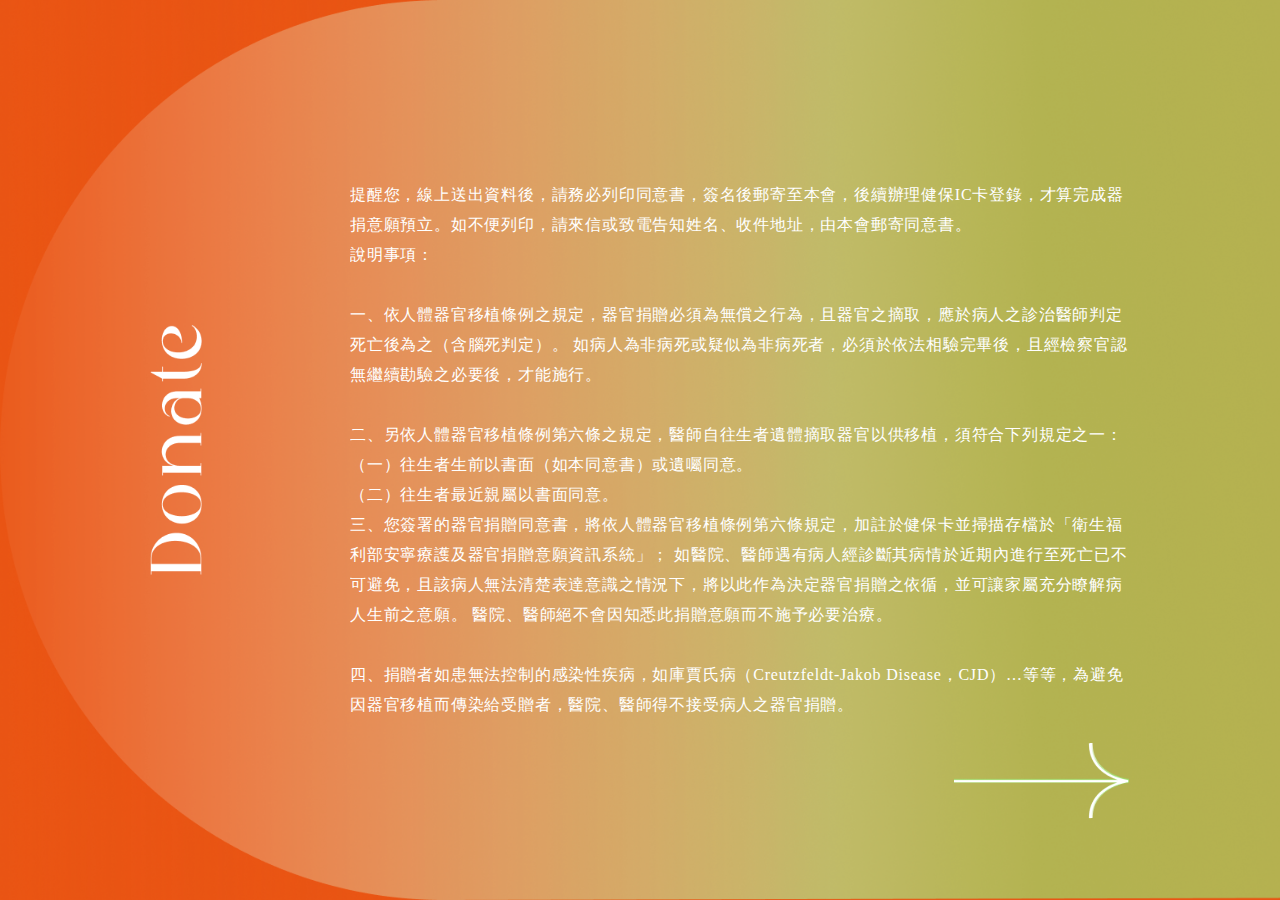
<file: donation/index.html>
<!DOCTYPE html>
<html lang="en">
  <head>
    <meta charset="UTF-8" />
    <meta http-equiv="X-UA-Compatible" content="IE=edge" />
    <meta name="viewport" content="width=device-width, initial-scale=1.0" />
    <title>Donation</title>
    <link rel="icon" type="image/x-icon" href="../img/icon-grid/lungs.png" />

    <link href="../css/reset.css" rel="stylesheet" />
    <link href="../css/text-guide.css" rel="stylesheet" />
    <link href="./css/donation.css" rel="stylesheet" />
  </head>
  <body>
    <!--page1/注意事項頁面-->

    <div class="page-bg page1-precaution">
      <div class="single-page">
        <div class="title-donation">
          <img src="../img/title-donate.png" />
        </div>
        <div class="precaution-content">
          <p class="noto-serif-tc m-text">
            提醒您，線上送出資料後，請務必列印同意書，簽名後郵寄至本會，後續辦理健保IC卡登錄，才算完成器捐意願預立。如不便列印，請來信或致電告知姓名、收件地址，由本會郵寄同意書。
            <br />
            說明事項：
            <br />
            <br />
            一、依人體器官移植條例之規定，器官捐贈必須為無償之行為，且器官之摘取，應於病人之診治醫師判定死亡後為之（含腦死判定）。
            如病人為非病死或疑似為非病死者，必須於依法相驗完畢後，且經檢察官認無繼續勘驗之必要後，才能施行。
            <br />
            <br />
            二、另依人體器官移植條例第六條之規定，醫師自往生者遺體摘取器官以供移植，須符合下列規定之一：
            <br />
            （一）往生者生前以書面（如本同意書）或遺囑同意。
            <br />
            （二）往生者最近親屬以書面同意。
            <br />
            三、您簽署的器官捐贈同意書，將依人體器官移植條例第六條規定，加註於健保卡並掃描存檔於「衛生福利部安寧療護及器官捐贈意願資訊系統」；
            如醫院、醫師遇有病人經診斷其病情於近期內進行至死亡已不可避免，且該病人無法清楚表達意識之情況下，將以此作為決定器官捐贈之依循，並可讓家屬充分瞭解病人生前之意願。
            醫院、醫師絕不會因知悉此捐贈意願而不施予必要治療。
            <br />
            <br />
            四、捐贈者如患無法控制的感染性疾病，如庫賈氏病（Creutzfeldt-Jakob
            Disease，CJD）…等等，為避免因器官移植而傳染給受贈者，醫院、醫師得不接受病人之器官捐贈。
            <br />
            <br />
            五、您所表達之器官捐贈意願，可隨時查詢或撤回。如欲查詢或撤回該意願，
            可聯絡「衛生福利部安寧療護及器官捐贈意願資料處理小組」單位協助處理，電話：02-2393-3298。
            <br />
            <br />
            六、本資料僅供器官捐贈意願表達使用，將依個人資料保護法，善盡保密之責任。
          </p>
        </div>
      </div>
      <div class="nextpage-button nextpage-1">
        <img src="../img/button-nextpagehover.png" />
        <img src="../img/button-nextpage.png" />
      </div>
    </div>

    <!--page2/基本資料頁面-->
    <div class="page-bg page2-input">
      <div class="back-button lastpage-2">
        <img src="../img/return-hover.png" />
        <img src="../img/return.png" />
      </div>

      <div class="mobile-donate-title">
        <h1 class="alice">Donate</h1>
        <img src="../img/mobile-img/intro-title.png" width="100%" />
      </div>

      <div class="single-page">
        <div class="title-donation">
          <img src="../img/title-donate.png" />
        </div>
        <form class="input-content" target="iframe" method="post">
          <div class="inputs-left">
            <div>
              <p class="l-text noto-serif-tc">簽署人 *</p>
              <input type="text" name="name" required />
            </div>

            <div>
              <p class="l-text noto-serif-tc">國民身分證統一編號 *</p>
              <input
                type="text"
                name="identity-number"
                required
                pattern="[A-Z]{1}[0-9]{9}"
              />
            </div>

            <div>
              <p class="l-text noto-serif-tc">出生日期 *</p>
              <input type="date" name="birthday" required />
            </div>

            <div>
              <p class="l-text noto-serif-tc">聯絡電話 *</p>
              <input type="text" name="phone" required />
            </div>

            <div>
              <p class="l-text noto-serif-tc">手機號碼 *</p>
              <input
                type="text"
                name="cellphone"
                required
                pattern="[0-9]{10}"
              />
            </div>
          </div>

          <div class="inputs-right">
            <div>
              <p class="l-text noto-serif-tc">Email *</p>
              <input type="email" name="email" required />
            </div>

            <div>
              <p class="l-text noto-serif-tc">聯絡地址 *</p>
              <input type="text" name="actress" required />
            </div>

            <div>
              <p class="l-text noto-serif-tc">
                簽署人未滿20歲，方填寫法定代理人姓名
              </p>
              <input type="text" />
            </div>

            <div>
              <p class="l-text noto-serif-tc">法定代理人國民身分證統一編號</p>
              <input type="text" />
            </div>

            <label id="checkbox-input">
              <input type="checkbox" />
              <span class="l-text noto-serif-tc">本人獲得器官捐贈同意卡</span>
            </label>
          </div>

          <button type="submit" class="nextpage-button nextpage-2">
            <img src="../img/button-nextpagehover.png" />
            <img src="../img/button-nextpage.png" />
          </button>
        </form>

        <iframe id="ifame" name="iframe" style="display: none"></iframe>
      </div>
      <img
        src="../img/mobile-img/intro-end.png"
        class="mobile-donation-img"
        width="100%"
      />
    </div>

    <!--page3/選擇捐贈器官-->
    <div class="page-bg page3-choose">
      <div class="mobile-donate-title">
        <h1 class="alice">Donate</h1>
        <img src="../img/mobile-img/intro-title.png" width="100%" />
      </div>

      <div class="back-button lastpage-3">
        <img src="../img/return-hover.png" />
        <img src="../img/return.png" />
      </div>
      <div class="single-page">
        <div class="title-donation">
          <img src="../img/title-donate.png" />
        </div>
        <div class="choose-content">
          <div class="choose-left">
            <p class="l-text noto-serif-tc">願意捐贈之項目（可複選）</p>
            <div>
              <div>
                <div class="icon-first icon-lung">
                  <img
                    src="../img/icon-solid/lungs.png"
                    class="icon-solid js-lung"
                  />
                  <img src="../img/icon-line/lungs.png" class="icon-line" />
                  <p class="s-text noto-serif-tc">肺</p>
                </div>
                <div class="icon-box icon-second icon-tendon icon-jsbox">
                  <img
                    src="../img/icon-solid/tendon.png"
                    class="icon-solid js-tendon"
                  />
                  <img src="../img/icon-line/tendon.png" class="icon-line" />
                  <p class="s-text noto-serif-tc">肌腱</p>
                </div>
                <div class="icon-box-bone icon-jsbox">
                  <img
                    src="../img/icon-solid/bone.png"
                    class="icon-solid js-bone"
                  />
                  <img src="../img/icon-line/bone.png" class="icon-line" />
                  <p class="s-text noto-serif-tc">骨骼</p>
                </div>
              </div>

              <div>
                <div class="icon-first icon-blood icon-jsbox">
                  <img
                    src="../img/icon-solid/blood.png"
                    class="icon-solid js-blood"
                  />
                  <img src="../img/icon-line/blood.png" class="icon-line" />
                  <p class="s-text noto-serif-tc">血管</p>
                </div>
                <div class="icon-box icon-second icon-kidney icon-jsbox">
                  <img
                    src="../img/icon-solid/kidney.png"
                    class="icon-solid js-kidney"
                  />
                  <img src="../img/icon-line/kidney.png" class="icon-line" />
                  <p class="s-text noto-serif-tc">腎</p>
                </div>
                <div class="icon-box-small icon-liver icon-jsbox">
                  <img
                    src="../img/icon-solid/liver.png"
                    class="icon-solid js-liver"
                  />
                  <img src="../img/icon-line/liver.png" class="icon-line" />
                  <p class="s-text noto-serif-tc">肝</p>
                </div>
                <div class="icon-box-small icon-skin icon-jsbox">
                  <img
                    src="../img/icon-solid/skin.png"
                    class="icon-solid js-skin"
                  />
                  <img src="../img/icon-line/skin.png" class="icon-line" />
                  <p class="s-text noto-serif-tc">皮膚</p>
                </div>
              </div>

              <div class="icon-column-third">
                <div class="icon-first icon-cornea icon-jsbox">
                  <img
                    src="../img/icon-solid/cornea.png"
                    class="icon-solid js-cornea"
                  />
                  <img src="../img/icon-line/cornea.png" class="icon-line" />
                  <p class="s-text noto-serif-tc">眼角膜</p>
                </div>

                <div class="icon-box icon-second icon-trachea icon-jsbox">
                  <img
                    src="../img/icon-solid/trachea.png"
                    class="icon-solid js-trachea"
                  />
                  <img src="../img/icon-line/trachea.png" class="icon-line" />
                  <p class="s-text noto-serif-tc">氣管</p>
                </div>

                <div class="icon-box icon-second icon-heart">
                  <img
                    src="../img/icon-solid/heart.png"
                    class="icon-solid js-heart"
                  />
                  <img src="../img/icon-line/heart.png" class="icon-line" />
                  <p class="s-text noto-serif-tc">心臟</p>
                </div>
              </div>

              <div>
                <div class="icon-first icon-pancreas">
                  <img
                    src="../img/icon-solid/pancreas.png"
                    class="icon-solid js-pancreas"
                  />
                  <img src="../img/icon-line/pancreas.png" class="icon-line" />
                  <p class="s-text noto-serif-tc">胰臟</p>
                </div>

                <div class="icon-box icon-smallin">
                  <div>
                    <img
                      src="../img/icon-solid/small-intesline.png"
                      class="icon-solid js-intesline"
                    />
                    <img
                      src="../img/icon-line/small-intesline.png"
                      class="icon-line"
                    />
                  </div>
                  <p class="s-text noto-serif-tc">小腸</p>
                </div>

                <div class="icon-box icon-smallin icon-heart-valve">
                  <div>
                    <img
                      src="../img/icon-solid/heart-valve.png"
                      class="icon-solid js-heart-valve"
                    />
                    <img
                      src="../img/icon-line/heart-valve.png"
                      class="icon-line"
                    />
                  </div>
                  <p class="s-text noto-serif-tc">心瓣膜</p>
                </div>
              </div>
            </div>
          </div>
          <div class="choose-right">
            <div class="choose-right-up">
              <div class="choose-right-text">
                <p class="l-text noto-serif-tc">簽署原因</p>
                <textarea></textarea>
              </div>

              <div class="choose-right-text">
                <p class="l-text noto-serif-tc">給家人的話</p>
                <textarea></textarea>
              </div>

              <label id="checkbox-input">
                <input type="checkbox" />
                <span class="l-text noto-serif-tc"
                  ><a href="#" class="open-caution"
                    >我已閱讀並同意說明事項</a
                  ></span
                >
              </label>
            </div>

            <div class="dia-precaution"></div>
            <div class="dia-precaution-box">
              <div id="precaution-close">
                <img src="../img/button-cancel.png" />
              </div>
              <p class="noto-serif-tc m-text">
                提醒您，線上送出資料後，請務必列印同意書，簽名後郵寄至本會，後續辦理健保IC卡登錄，才算完成器捐意願預立。如不便列印，請來信或致電告知姓名、收件地址，由本會郵寄同意書。
                <br />
                說明事項：
                <br />
                <br />
                一、依人體器官移植條例之規定，器官捐贈必須為無償之行為，且器官之摘取，應於病人之診治醫師判定死亡後為之（含腦死判定）。
                如病人為非病死或疑似為非病死者，必須於依法相驗完畢後，且經檢察官認無繼續勘驗之必要後，才能施行。
                <br />
                <br />
                二、另依人體器官移植條例第六條之規定，醫師自往生者遺體摘取器官以供移植，須符合下列規定之一：
                <br />
                （一）往生者生前以書面（如本同意書）或遺囑同意。
                <br />
                （二）往生者最近親屬以書面同意。
                <br />
                三、您簽署的器官捐贈同意書，將依人體器官移植條例第六條規定，加註於健保卡並掃描存檔於「衛生福利部安寧療護及器官捐贈意願資訊系統」；
                如醫院、醫師遇有病人經診斷其病情於近期內進行至死亡已不可避免，且該病人無法清楚表達意識之情況下，將以此作為決定器官捐贈之依循，並可讓家屬充分瞭解病人生前之意願。
                醫院、醫師絕不會因知悉此捐贈意願而不施予必要治療。
                <br />
                <br />
                四、捐贈者如患無法控制的感染性疾病，如庫賈氏病（Creutzfeldt-Jakob
                Disease，CJD）…等等，為避免因器官移植而傳染給受贈者，醫院、醫師得不接受病人之器官捐贈。
                <br />
                <br />
                五、您所表達之器官捐贈意願，可隨時查詢或撤回。如欲查詢或撤回該意願，
                可聯絡「衛生福利部安寧療護及器官捐贈意願資料處理小組」單位協助處理，電話：02-2393-3298。
                <br />
                <br />
                六、本資料僅供器官捐贈意願表達使用，將依個人資料保護法，善盡保密之責任。
              </p>
            </div>
            <div class="choose-buttons">
              <button id="cancel-button">
                <h4 class="alice">Cancel</h4>
                <p class="noto-serif-tc l-text">取消</p>
              </button>

              <button id="donate-button">
                <h4 class="alice">donate</h4>
                <p class="noto-serif-tc l-text">捐贈</p>
              </button>
            </div>
            <!--送出前取消視窗-->
            <div class="cancel-alert dia-close">
              <p class="m-text noto-serif-tc">
                再次向您確認是否取消捐贈表單之填寫
              </p>
              <div>
                <button class="m-text noto-serif-tc">
                  <a href="../index.html">是</a>
                </button>
                <button class="m-text noto-serif-tc" id="cancel-alert-no">
                  否
                </button>
              </div>
            </div>
            <!--送出前確認視窗-->
            <div class="donate-alert dia-close">
              <p class="m-text noto-serif-tc">
                再次向您確認是否確定送出同意捐贈之表單
              </p>
              <div>
                <button class="m-text noto-serif-tc" id="donate-alert-no">
                  否
                </button>
                <button id="donate-alert-yes">
                  <a href="../thanks/index.html" class="m-text noto-serif-tc"
                    >是</a
                  >
                </button>
              </div>
            </div>
          </div>
        </div>
      </div>
      <img
        src="../img/mobile-img/intro-end.png"
        class="mobile-donation-img"
        width="100%"
      />
    </div>

    <script src="./js/donation.js"></script>
  </body>
</html>
</file>
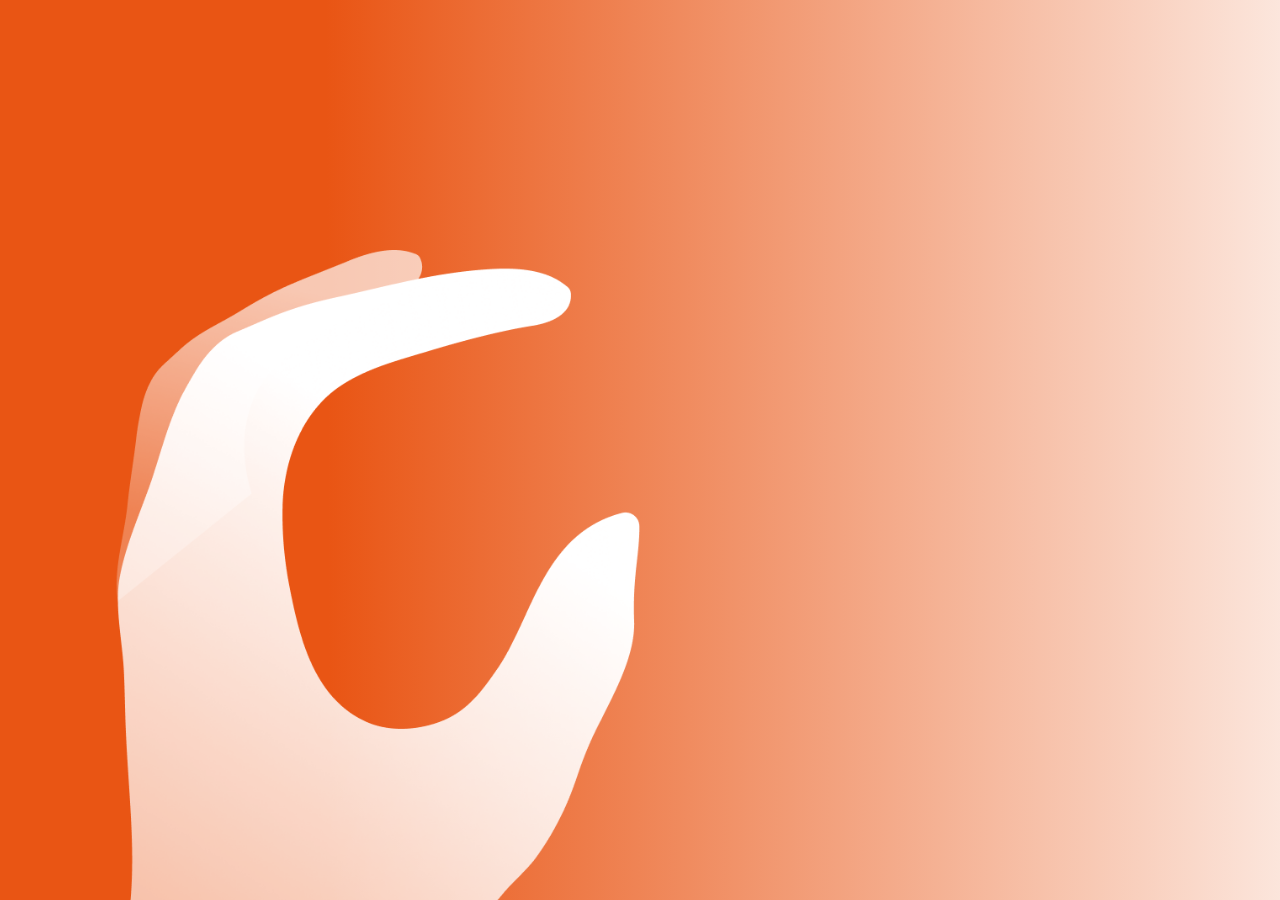
<file: thanks/index.html>
<!DOCTYPE html>
<html lang="en">
  <head>
    <meta charset="UTF-8" />
    <meta http-equiv="X-UA-Compatible" content="IE=edge" />
    <meta name="viewport" content="width=device-width, initial-scale=1.0" />
    <title>Document</title>

    <link href="../css/reset.css" rel="stylesheet" />
    <link href="../css/text-guide.css" rel="stylesheet" />
    <link href="./css/main.css" rel="stylesheet" />
  </head>
  <body>
    <section>
      <div class="hand">
        <span id="big-hand2"
          ><img src="./img/big-hand.png" id="big-hand"
        /></span>
        <span id="small-hand2"
          ><img src="./img/small-hand.png" id="small-hand"
        /></span>
        <img src="./img/slogan.png" id="slogan" />
      </div>
    </section>

    <section>
      <h1 class="alice">Thank you</h1>
      <div>
        <p class="s-text noto-serif-tc">
          非常感謝您的捐贈，歡迎將這個積累善意的機會分享給更多的人，讓更多人願意一起為世界創造生機，
          <br />同時也相信生命會被給予延續的機會。
        </p>
        <div>
          <a
            href="http://www.twitter.com/share?url=http://rickymonster888.github.io"
            ><img src="./img/twitter.png"
          /></a>

          <a
            href="https://www.facebook.com/sharer/sharer.php?u=https%3A%2F%2Frickymonster888.github.io%2F&amp;src=sdkpreparse"
            ><img src="./img/facebook.png"
          /></a>
          <a
            href="https://social-plugins.line.me/lineit/share?url=https://rickymonster888.github.io"
            ><img src="./img/line.png"
          /></a>
          <button id="address-link-button">
            <img src="./img/link.png" />
          </button>
        </div>
      </div>
    </section>

    <section id="address-link" class="">
      <span id="address-closearea"></span>
      <div>
        <h4 class="noto-serif-tc">請複製下列連結</h4>
        <input
          type="text"
          id="address-link-input"
          value="https://rickymonster888.github.io"
        />
        <button onclick="copyUrl()">
          <img src="./img/link.png" />Copy Link
        </button>
      </div>
    </section>
  </body>
  <script>
    function copyUrl() {
      var Url = document.getElementById("address-link-input");
      Url.select(); // 選擇物件
      document.execCommand("Copy"); // 執行瀏覽器複製命令
      alert("連結已複製到您的剪貼簿");
    }

    document
      .getElementById("address-link-button")
      .addEventListener("click", function () {
        document.getElementById("address-link").classList.add("display-flex");
      });

    document
      .getElementById("address-closearea")
      .addEventListener("click", function () {
        document
          .getElementById("address-link")
          .classList.remove("display-flex");
      });
  </script>
</html>
</file>
<file: css/text-guide.css>
/*Alice-font-setting*/
@font-face {
  font-family: "Alice";
  src: url(../font/Alice.eot) format("embedded-opentype"),
    url(../font/Alice.ttf) format("truetype"),
    url(../font/Alice.woff) format("woff");
}

/*標題*/
h1 {
  font-weight: 400;
  font-size: 140px;
  line-height: 122px;
  letter-spacing: 0.05em;

  color: #ffffff;
}
h2 {
  font-weight: 400;
  font-size: 96px;
  line-height: 122px;
  letter-spacing: 0.05em;

  color: #ffffff;
}
h3 {
  font-weight: 700;
  font-size: 40px;
  line-height: 122px;
  letter-spacing: 0.05em;

  color: #ffffff;
}
h4 {
  font-weight: 500;
  font-size: 30px;
  line-height: 122px;
  letter-spacing: 0.05em;

  color: black;
}

/*內文*/
.l-text {
  font-style: normal;
  font-weight: 400;
  font-size: 24px;
  line-height: 30px;

  letter-spacing: 0.05em;

  color: #ffffff;
}
.m-text {
  font-style: normal;
  font-weight: 500;
  font-size: 20px;
  line-height: 36px;
  letter-spacing: 0.05em;

  color: #ffffff;
}
.s-text {
  font-style: normal;
  font-weight: 500;
  font-size: 16px;
  line-height: 65px;
  color: #ffffff;
}

/*字體*/
.alice {
  font-family: "Alice";
}
.noto-serif-tc {
  font-family: "Noto Serif TC";
}
@media (max-width: 1600px) {
  h1 {
    font-size: 84px;
  }
  h2 {
    font-size: 60px;
    line-height: 92px;
  }
  h3 {
    font-size: 24px;
    line-height: 70px;
  }
  h4 {
    font-size: 20px;
  }
  .l-text {
    font-size: 18px;
  }
  .m-text {
    font-size: 16px;
    line-height: 30px;
  }
  .s-text {
    font-size: 14px;
    line-height: 35px;
  }
}
@media (max-width: 1024px) {
  h1 {
    font-size: 72px;
  }
  .m-text {
    font-size: 14px;
  }
}
@media (max-width: 768px) {
  h1 {
    font-size: 32px;
    line-height: 94px;
  }
  h2 {
    font-size: 30px;
    line-height: 46px;
  }
  h3 {
    font-size: 20px;
    line-height: 28px;
  }
  h4 {
    font-size: 13px;
    line-height: 20px;
  }
  .l-text {
    font-size: 14px;
  }
  .m-text {
    font-size: 12px;
  }
  .s-text {
    font-size: 12px;
    line-height: 30px;
    font-weight: 300;
  }
}
</file>
<file: donation/css/donation.css>
/*一些基本設定*/
a {
  text-decoration-line: none;
}
textarea::-webkit-scrollbar,
::-webkit-scrollbar-corner {
  display: none;
}
::-webkit-scrollbar {
  width: 8px;
  height: 8px;
  background-color: transparent;
}

::-webkit-scrollbar-thumb {
  background-color: #ffffff6e;
  border-radius: 100px;
}
::-webkit-scrollbar-thumb:hover {
  background-color: #ffffffa3;
}

.page-bg {
  background: #e95514;
  height: 100vh;
  width: 100vw;
  overflow: hidden;
}
.single-page {
  display: inline-flex;
  width: calc(100vw - 350px);
  height: 85vh;
  padding: 7.5vh 175px;

  background-image: url(../../img/bg-grid.png);
  background-size: cover;
  flex-shrink: 0;
  flex-grow: 0;
}
.title-donation {
  display: inline-flex;
  width: 300px;
  height: 100%;
  align-items: center;
}

.precaution-content {
  align-content: center;
  justify-content: flex-end;
  display: inline-flex;
  width: calc(100% - 300px);

  flex-wrap: wrap;
}
.precaution-content p {
  display: block;
  height: 70vh;
  overflow: scroll;
}
.precaution-content div {
  position: relative;
  display: block;
  width: 200px;
  padding: 0 0 0 80px;
}
.precaution-content div {
  display: block;
  width: 200px;
  margin-right: 200px;
  margin-bottom: 10vh;
}
.nextpage-button {
  position: absolute;
  bottom: 17.5vh;
  right: calc(175px + 218px);

  background-color: transparent;
  border: 0;
}
.nextpage-button:hover {
  cursor: pointer;
}
.nextpage-1 {
  right: calc(175px + 225px);
}
.nextpage-button img {
  position: absolute;

  -webkit-transition: opacity 500ms ease-in-out;
  -moz-transition: opacity 500ms ease-in-out;
  -o-transition: opacity 500ms ease-in-out;
  transition: opacity 500ms ease-in-out;
}
.nextpage-button img:last-child:hover {
  opacity: 0;
}
.back-button {
  position: absolute;
  top: 50px;
  left: 50px;
}
.back-button img {
  position: absolute;
  width: 90px;

  -webkit-transition: opacity 500ms ease-in-out;
  -moz-transition: opacity 500ms ease-in-out;
  -o-transition: opacity 500ms ease-in-out;
  transition: opacity 500ms ease-in-out;
}
.back-button img:last-child:hover {
  opacity: 0;
}

.next-page-js {
  opacity: 0;
  transition: cubic-bezier(0.5, 0.8, 0.5, 1) 800ms;
}
.next-page-js2 {
  visibility: hidden;
}

.last-page-js {
  opacity: 1;
  transition: cubic-bezier(0.5, 0.8, 0.5, 1) 800ms;
}

.page1-precaution {
  position: absolute;
  z-index: 10;
}
.page2-input {
  position: absolute;
  top: 0px;
  z-index: 5;
}
.page3-input {
  position: absolute;
  top: 0px;
  z-index: 3;
}

.input-content {
  display: inline-flex;
  width: calc(100% - 350px);
  align-items: center;
  justify-content: space-between;
}

.inputs-left {
  display: inline-flex;
  width: 40%;
  height: 60%;
  flex-direction: column;

  justify-content: space-between;
}

.inputs-right {
  display: inline-flex;
  width: 55%;
  height: 60%;
  flex-direction: column;

  justify-content: space-between;
}
.input-content div div {
  display: flex;
  flex-direction: column;
  height: 15vh;
  justify-content: center;
  width: 100%;
}
#checkbox-input {
  height: 15vh;
  display: inline-flex;
  align-content: center;
  flex-direction: row;
  flex-wrap: wrap;
  justify-content: flex-start;

  transform: translateY(calc(12px + 7.5px));
}
#checkbox-input input[type="checkbox"] {
  display: none;
}

#checkbox-input input[type="checkbox"] + span {
  display: inline-block;
  padding-left: 50px;
  line-height: 22px; /*控制checkbox大小*/
  background: url(../../img/checkbox.png) no-repeat left top;
  user-select: none;
  background-size: contain;
}
#checkbox-input input[type="checkbox"]:checked + span {
  background: url(../../img/checkbox-check.png) no-repeat left top;
  background-size: contain;
}

.choose-right span a {
  font-style: normal;
  font-weight: 400;
  font-size: 24px;
  line-height: 30px;
  letter-spacing: 0.05em;
  color: #ffffff;

  text-decoration: none;
  padding-bottom: 5px;
  border-bottom: 1px solid;
}

/*input樣式*/
.input-content input[type="text"],
.input-content input[type="date"],
.input-content input[type="email"] {
  background-color: transparent;
  border: solid 1px #ffffff;
  color: #ffffff;

  font-size: 20px;
  font-family: "Noto serif TC";
  letter-spacing: 0.05em;

  width: calc(100% - 40px);
  height: 2.5vh;
  padding: 1vh 20px;
  margin-top: 15px;
}

input[type="date"]::-webkit-calendar-picker-indicator {
  color: rgba(0, 0, 0, 0);
  opacity: 1;
  background: url(../../img/calender-icon.png);
  background-size: contain;
  width: 25px;
  height: 25px;
}

.input-content input[type="checkbox"] {
  display: inline-block;
  background-color: transparent;
  border: solid 1px #ffffff;
}

/*第三頁-選擇器官*/
.choose-content {
  display: flex;
  width: calc(100% - 350px);
  height: 85vh;

  align-items: center;
}
.choose-left {
  width: calc(100% - 600px);
  height: 70vh;
}
.choose-left > p {
  height: 15%;
}
.choose-left > div {
  display: flex;
  width: 100%;
  height: 85%;
  overflow-x: scroll;
  justify-content: space-between;
}
.choose-left > div > div {
  width: 140px;
  height: 97%;
  flex-shrink: 0;
  display: flex;
  flex-direction: column;
  align-content: flex-start;
  flex-wrap: wrap;
  align-items: center;
}
.choose-left > div > div > div {
  display: flex;
  flex-direction: column;
  flex-wrap: wrap;
  align-content: flex-start;
  align-items: center;
}

.choose-left div div p {
  line-height: 0;
  margin-top: 3vh;
}

/*第三頁icons*/
.choose-content div div div {
  position: relative;
}

.icon-solid {
  z-index: 4;
  position: absolute;
  opacity: 0;
}
.icon-solid-appear {
  opacity: 1 !important;
}

.icon-lung:hover .icon-solid,
.icon-tendon:hover .icon-solid,
.icon-box-bone:hover .icon-solid,
.icon-blood:hover .icon-solid,
.icon-kidney:hover .icon-solid,
.icon-liver:hover .icon-solid,
.icon-skin:hover .icon-solid,
.icon-cornea:hover .icon-solid,
.icon-trachea:hover .icon-solid,
.icon-heart:hover .icon-solid,
.icon-pancreas:hover .icon-solid,
.icon-smallin:hover .icon-solid {
  opacity: 0.4;
  cursor: pointer;
  transition: ease-in-out 300ms;
}

.icon-lung:active .icon-solid,
.icon-tendon:active .icon-solid,
.icon-box-bone:active .icon-solid,
.icon-blood:active .icon-solid,
.icon-kidney:active .icon-solid,
.icon-liver:active .icon-solid,
.icon-skin:active .icon-solid,
.icon-cornea:active .icon-solid,
.icon-trachea:active .icon-solid,
.icon-heart:active .icon-solid,
.icon-pancreas:active .icon-solid,
.icon-smallin:active .icon-solid {
  opacity: 1;
}

.icon-box-bone .icon-solid {
  top: 14%; /*因flex設定物件置底的跑位校正*/
}

.icon-line {
  z-index: 3;
}

.icon-first img {
  height: 50%;
}
.icon-first,
.icon-box {
  height: 27.5%;
}
.icon-box-bone {
  height: 45%;
}
.icon-box-small {
  height: 22.5%;
}
.icon-second img,
.icon-smallin > div {
  height: 60%;
}
.icon-smallin > div {
  display: flex;
  align-items: center;
}
.icon-smallin img {
  height: 80%;
}
.icon-column-third img {
  padding-left: 20px;
}
.icon-box-small img {
  height: 50%;
}
.icon-skin img {
  height: 75%;
}
.icon-box-bone {
  justify-content: flex-end;
}
.icon-box-bone img {
  height: 75%;
  margin-left: 20px;
}

/*第三頁右邊*/
.choose-right {
  display: flex;
  flex-shrink: 0;
  width: 550px;
  flex-direction: column;
  margin-left: 50px;
  height: 70vh;
  justify-content: space-between;
}
.choose-right-up {
  display: flex;
  width: 100%;
  height: 85%;
  flex-direction: column;
  flex-wrap: wrap;
  justify-content: space-between;
}
.choose-right-text {
  width: 100%;
  height: 40%;
}

.choose-content textarea {
  background-color: transparent;
  border: solid 1px #ffffff;
  color: #ffffff;
  resize: none;

  width: 100%;
  height: 10%;
  padding: 10px;
  padding-bottom: 12.5vh;
  margin-top: 15px;
  text-align: start;
  font-size: 20px;
  font-family: "Noto serif TC";
  letter-spacing: 0.05em;
}

input[type="text"]:focus,
textarea:focus {
  outline: 1px solid #ffffff;
}
.choose-right #checkbox-input {
  width: 100%;
  height: 20%;
  align-content: flex-start;
}
.choose-buttons {
  display: flex;
  position: relative;
  width: 100%;

  justify-content: space-between;
}
.choose-buttons button {
  display: flex;
  width: 250px;
  height: 73px;
  padding: 0 40px;
  justify-content: space-between;

  align-items: baseline;
  flex-wrap: wrap;
  align-content: center;
}

#cancel-button {
  border: 1px solid #ffffff;
  background-color: transparent;

  transform: perspective(1px) translateZ(0);
  transition: 0.4s;
}
#cancel-button h4 {
  color: #ffffff;
}
#cancel-button:hover {
  cursor: pointer;
}
#cancel-button::before {
  background-color: #f9875f;
  clip-path: inset(0 100% 0 0);
  opacity: 1;
  transition: 0.4s;
}
#cancel-button:hover::before {
  clip-path: inset(0 0 0 0);
}
button::before {
  content: "";
  position: absolute;
  z-index: -1;
  top: 0px;
  left: 0px;
  right: 0px;
  bottom: 0;
}

#donate-button {
  border: 1px solid #ffffff;
  background-color: #ffffff;

  transform: perspective(1px) translateZ(0);
  transition: 0.4s;
}
#donate-button::before {
  background-color: #9cdc6b;
  clip-path: inset(0 100% 0 0);
  opacity: 1;
  transition: 0.4s;
}
#donate-button:hover::before {
  clip-path: inset(0 0 0 0);
}
#donate-button h4,
#donate-button p {
  color: #9cdc6b;
}
#donate-button:hover {
  cursor: pointer;
}
#donate-button:hover h4,
#donate-button:hover p {
  color: #ffffff;
}

dialog {
  z-index: 20;
  padding: 0;
}
.dia-open {
  display: block !important;
}
.dia-precaution {
  display: none;
  position: absolute;
  top: 0;
  left: 0;

  z-index: 20;
  width: 100vw;
  height: 100vh;
  border: none;
  background-color: rgba(32, 32, 32, 0.3);
}

.dia-precaution-box {
  z-index: 22;
  display: none;
  position: absolute;
  width: 60vw;
  height: 75vh;

  left: calc(50vw - 30vw);
  background: rgba(217, 217, 217, 0.22);
  backdrop-filter: blur(49.686px);
}
.dia-comeout {
  display: block !important;
}

.dia-precaution-box > p {
  position: absolute;
  width: 80%;
  overflow: scroll;
  height: 77.5%;
  padding: 0 10%;
  top: 13.5vh;
  text-align: 0px;
}
#precaution-close {
  display: flex;
  width: 5%;
  height: 5%;
  top: 4vh;
  left: 40px;
}
#precaution-close img:hover {
  cursor: pointer;
}

.caution-open-animation {
  display: block !important;
  animation: cautionopen 500ms ease-in-out;
  animation-fill-mode: forwards;
}
.caution-close-animation {
  animation: cautionclose 500ms ease-in-out;
  animation-fill-mode: forwards;
}
.caution-close-animation2 {
  transition-duration: 500ms !;
  display: none;
}
.caution-open-position {
  opacity: 0;
  top: calc(62vh - 37.5vh);
}
.caution-close-position {
  opacity: 1;
  top: calc(50vh - 37.5vh);
}

@keyframes cautionopen {
  0% {
    opacity: 0;
    top: calc(62vh - 37.5vh);
  }
  100% {
    opacity: 1;
    top: calc(50vh - 37.5vh);
  }
}

@keyframes cautionclose {
  0% {
    opacity: 1;
    top: calc(50vh - 37.5vh);
  }
  100% {
    opacity: 0;
    visibility: hidden;
    top: calc(62vh - 37.5vh);
  }
}

/*警告,確認窗大div設定*/
.cancel-alert,
.donate-alert {
  display: flex;
  flex-direction: column;
  align-items: center;
  flex-wrap: wrap;
  justify-content: center;

  width: calc(35vw - 40px);
  height: 200px;
  padding: 20px;
  background: rgba(217, 217, 217, 0.2);
  backdrop-filter: blur(34.5207px);

  position: absolute;
  top: calc(50% - 100px);
  left: 32.5vw;
  z-index: 25;
}
/*兩個按鈕定位用小div設定*/
.cancel-alert > div,
.donate-alert > div {
  display: flex;
  width: 35%;
  height: 15%;
  justify-content: space-between;
}
/*利用文字padding拉百分比間距*/
.cancel-alert p,
.donate-alert p {
  padding-bottom: 2vh;
}
/*警告,確認窗按鈕default*/
.cancel-alert button,
.donate-alert button {
  display: flex;
  justify-content: center;
  align-items: center;
  width: 5vw;
  height: 40px;

  background-color: transparent;
  border: #ffffff 1px solid;
}
/*警告窗按鈕hover*/
.cancel-alert button:hover {
  background: #ffffff45;
  transition: 300ms ease-in-out;
  cursor: pointer;
}
/*確認窗按鈕hover*/
#donate-alert-yes:hover {
  background-color: #9ddd6b;
  border: #9ddd6b 1px solid;
  transition: 300ms ease-in-out;
  cursor: pointer;
}
#donate-alert-no:hover {
  background-color: #f9875f;
  border: #f9875f 1px solid;
  transition: 300ms ease-in-out;
  cursor: pointer;
}
.dia-close {
  display: none !important;
}
.alert-open {
  animation: alertopen 1000ms cubic-bezier(0.175, 0.885, 0.32, 1.275);
  animation-fill-mode: forwards;
}
.alert-close {
  animation: alertclose 1000ms cubic-bezier(0.32, 1.275, 0.175, 0.885);
  animation-fill-mode: forwards;
}

.mobile-donate-title {
  width: 100vw;
  height: fit-content;
  position: relative;
  top: 3px;
  display: none;
}

.mobile-donate-title h1 {
  position: absolute;
  width: 100%;
  top: 40%;
  text-align: center;
}

.mobile-donation-img {
  display: none;
}

@keyframes alertopen {
  0% {
    opacity: 0;
  }
  100% {
    opacity: 1;
  }
}
@keyframes alertclose {
  100% {
    opacity: 0;
    visibility: hidden;
  }
  0% {
    opacity: 1;
  }
}

@media (max-width: 1600px) {
  .single-page {
    width: calc(100vw - 300px);
    padding: 7.5vh 150px;
  }
  .title-donation {
    width: 200px;
  }
  .title-donation img {
    height: 250px;
  }
  .precaution-content,
  .input-content,
  .choose-content {
    width: calc(100% - 200px);
  }
  .nextpage-button img {
    width: 175px;
  }
  .precaution-content p {
    height: 60vh;
  }
  .nextpage-1 {
    right: calc(175px + 151px);
  }
  .nextpage-2 {
    right: calc(175px + 145px);
  }

  .input-content input[type="text"],
  .input-content input[type="date"],
  .input-content input[type="email"] {
    font-size: 18px;
    margin-top: 3px;
    margin-bottom: 5px;
  }
  .input-content p {
    overflow-x: scroll;
    width: 100%;
    height: 40px;
  }
  .choose-left {
    width: calc(100% - 375px);
  }
  .choose-right {
    width: 325px;
  }
  .choose-buttons {
    width: 105%;
  }
  .choose-buttons button {
    width: 155px;
    height: 50px;
    padding: 0px 20px;
  }
  .choose-right span a {
    font-size: 20px;
    line-height: 25px;
  }
  .choose-content textarea {
    font-size: 18px;
  }
}

@media (max-width: 1024px) {
  .page1-precaution,
  .title-donation {
    display: none;
  }
  .page-bg {
    height: auto;
  }
  .single-page {
    height: 1600px;
  }
  .input-content,
  .choose-content {
    width: 100%;
    flex-direction: column;
  }
  .inputs-left,
  .inputs-right,
  #checkbox-input {
    width: 100%;
  }
  .single-page {
    background-image: none;
    background: linear-gradient(
      rgba(255, 255, 255, 0.8) -11.63%,
      rgba(156, 220, 107, 0.7) 17.89%,
      rgba(248, 134, 95, 0.5) 127.12%
    );
  }
  .input-content input[type="text"],
  .input-content input[type="date"],
  .input-content input[type="email"] {
    height: 20px;
    padding: 1vh 15px;
  }
  .input-content div div,
  #checkbox-input {
    height: auto;
    margin-bottom: 30px;
  }
  .nextpage-button {
    display: flex;
    width: 100vw;
    height: 100px;
    position: relative;
    bottom: -40vw;
    right: unset;

    justify-content: center;
  }
  .choose-content {
    height: auto;
  }
  .choose-left {
    width: 100%;
  }
  .choose-right {
    width: 100%;
    margin: 0;
    height: unset;
  }
  .choose-right-up {
    display: block;
    margin-top: 50px;
  }
  .choose-right-text {
    margin-top: 20px;
    height: unset;
  }
  .choose-right #checkbox-input {
    height: unset;
    margin-top: 20px;
  }
  .choose-buttons {
    margin-top: 550px;
  }
  .choose-buttons button {
    width: 40%;
    height: 80px;
    padding: 0px 5vw;
  }

  .mobile-donate-title,
  .mobile-donation-img {
    display: block;
  }
  ::-webkit-scrollbar {
    display: none;
  }
}

@media (max-width: 768px) {
  .single-page {
    width: calc(100vw - 100px);
    padding: 7.5vh 50px;
  }
  .choose-left {
    height: unset;
  }
  .choose-left > p {
    height: unset;
    margin-bottom: 30px;
    text-align: center;
  }
  .choose-left > div {
    display: flex;
    width: 100%;
    height: 1050px;
    overflow-x: unset;
    justify-content: space-between;
    flex-wrap: wrap;
  }
  .choose-left > div > div {
    width: 40%;
    padding: 0 5%;
    height: 600px;
    align-items: center;
    align-content: center;
  }
  .icon-first img {
    height: 60px;
  }
  .icon-second img,
  .icon-smallin > div {
    height: 80px;
  }
  .icon-box-bone img {
    height: 180px;
  }
  .icon-box-bone {
    justify-content: flex-start;
  }
  .icon-box-bone .icon-solid {
    top: unset;
  }
  .icon-box-small img {
    height: 45px;
  }
  .icon-skin img {
    height: 70px;
  }
  .icon-kidney img {
    height: 65px;
    margin-top: 10px;
  }
  .icon-box-small {
    height: 110px;
  }
  .choose-buttons {
    margin-top: unset;
    justify-content: center;
    margin-top: 2vh;
  }
  #cancel-button {
    display: none;
  }
  .choose-buttons button {
    width: 200px;
  }
  .choose-buttons button h4,
  .choose-buttons button p {
    font-size: 20px;
  }
  .choose-content textarea {
    padding-bottom: 100px;
  }
}
</file>
<file: thanks/css/main.css>
html {
  width: 100vw;
  height: 100vh;

  overflow: hidden;
}

section:nth-child(1) {
  top: 0;
  position: relative;
  width: 100vw;
  height: 100vh;
  overflow: hidden;
  background: linear-gradient(89.73deg, #e95514 25.7%, #ffffff 112.82%);
  padding: 0;
}
.hand {
  display: block;
  position: relative;
  width: 1400px;
  height: 1080px;
  left: calc(50vw - 700px);
}
#big-hand {
  position: absolute;
  width: 700px;
  top: 300px;
  left: 0;
  z-index: 2;
  animation: BigHand 4s;
  animation-fill-mode: forwards;
}
@keyframes BigHand {
  0%,
  25% {
    opacity: 0;
  }
  70% {
    opacity: 1;
    top: 300px;
    left: 0;
  }
  100% {
    top: 245px;
    left: 110px;
  }
}

#small-hand {
  position: absolute;
  width: 650px;
  top: -200px;
  right: 0;
  opacity: 0;
  z-index: 1;
  animation: SmallHand 4s;
  animation-fill-mode: forwards;
  animation-delay: 3.5s;
}
@keyframes SmallHand {
  0%,
  25% {
    opacity: 0;
  }
  70% {
    opacity: 1;
    top: -250px;
    right: 0;
  }
  100% {
    opacity: 1;
    top: -185px;
    right: 20px;
  }
}
#slogan {
  position: absolute;
  width: 75px;
  opacity: 0;
  left: 720px;
  top: 320px;
  animation: Slogan 6s cubic-bezier(0.175, 0.885, 0.32, 1.275);
  animation-delay: 8s;
  animation-fill-mode: forwards;
}
@keyframes Slogan {
  0%,
  100% {
    opacity: 0;
  }
  50% {
    opacity: 1;
  }
}
#big-hand2 {
  position: relative;
  display: block;
  animation: BigHandEnd 2s;
  animation-delay: 12s;
  animation-fill-mode: forwards;
}
@keyframes BigHandEnd {
  0% {
    left: 0;
    opacity: 1;
  }
  100% {
    left: -10vw;
    opacity: 0;
  }
}
#small-hand2 {
  position: relative;
  display: block;
  animation: SmallHandEnd 2s;
  animation-delay: 12s;
  animation-fill-mode: forwards;
}
@keyframes SmallHandEnd {
  0% {
    left: 0;
    opacity: 1;
  }
  100% {
    left: 10vw;
    opacity: 0;
  }
}
@media (max-width: 1600px) {
  #big-hand {
    width: 600px;
    top: 250px;
    left: 100px;
  }
  @keyframes BigHand {
    0%,
    25% {
      opacity: 0;
    }
    70% {
      opacity: 1;
      top: 250px;
      left: 70px;
    }
    100% {
      top: 200px;
      left: 150px;
    }
  }

  #small-hand {
    width: 570px;
    top: -225px;
    right: 80px;
  }
  @keyframes SmallHand {
    0%,
    25% {
      opacity: 0;
    }
    70% {
      opacity: 1;
      top: -225px;
      right: 80px;
    }
    100% {
      opacity: 1;
      top: -170px;
      right: 140px;
    }
  }
}

section:nth-child(2) {
  position: absolute;
  top: 0;
  width: 100vw;
  height: 100vh;
  z-index: 1;
}
h1 {
  display: flex;
  position: relative;
  top: 0px;
  opacity: 0;
  width: 100vw;
  height: 100vh;
  justify-content: center;
  align-items: center;
  animation: ThanksTitle 1s;
  animation-delay: 15s;
  animation-fill-mode: forwards;
}
@keyframes ThanksTitle {
  0% {
    opacity: 0;
    top: 0px;
  }
  100% {
    opacity: 1;
    top: -60px;
  }
}
section:nth-child(2) > div {
  height: 45vh;
  width: 100vw;
  opacity: 0;
  position: relative;
  display: block;
  bottom: 45vh;
  animation: Share 1s;
  animation-delay: 16s;
  animation-fill-mode: forwards;
}
@keyframes Share {
  0% {
    opacity: 0;
  }
  100% {
    opacity: 1;
  }
}
section:nth-child(2) p {
  display: block;
  width: 100vw;
  text-align: center;
}
section:nth-child(2) > div > div {
  display: flex;
  width: 350px;
  position: relative;
  left: calc(50vw - 175px);
  bottom: -15vh;
  justify-content: space-between;
}
section:nth-child(2) > div > div > a,
section:nth-child(2) > div > div > button {
  display: flex;
  flex-wrap: wrap;
  align-items: center;
  justify-content: center;
}

section:nth-child(2) > div > div > a img {
  width: 32.5px;
}
section:nth-child(2) > div > div > a:nth-child(2) img {
  width: 17.5px;
}
section:nth-child(2) > div > div > button img {
  width: 30px;
}
section:nth-child(2) > div > div > button {
  background-color: transparent;
  border: none;
}
section:nth-child(2) > div > div > button:hover {
  cursor: pointer;
}

section:nth-child(3) {
  display: none;
  width: 100vw;
  height: 100vh;
  position: absolute;
  top: 0;
  z-index: 10;
  background-color: rgba(32, 32, 32, 0.3);
}
#address-closearea {
  width: 100vw;
  height: 100vh;
  position: absolute;
  top: 0;
  background-color: rgba(32, 32, 32, 0.3);
}
#address-closearea:hover {
  cursor: pointer;
}
section:nth-child(3) > div {
  display: flex;
  width: 45vw;
  height: 25vh;
  flex-direction: column;
  justify-content: space-between;
  align-items: center;

  position: absolute;
  top: 30vh;
  left: 25vw;
  padding: 7.5vh 2.5vw;
  background: rgba(217, 217, 217, 0.22);
  backdrop-filter: blur(49.686px);
}
section:nth-child(3) > div > h4 {
  line-height: 40px;
  color: #ffffff;
  text-align: center;
}
section:nth-child(3) > div > input {
  border: #ffffff70 1px solid;
  border-radius: 5px;
  width: calc(100% - 20px);
  height: 30px;
  background-color: transparent;
  font-size: 24px;
  padding: 10px;
  font-family: "Alice";
  letter-spacing: 0.01em;
  color: #ffffff;
}
section:nth-child(3) > div > input:focus {
  outline: 0.5px solid #ffffff;
}
section:nth-child(3) button {
  display: flex;
  justify-content: space-between;
  flex-wrap: wrap;
  align-items: center;
  align-content: center;
  width: 250px;
  height: 70px;
  padding: 0 40px;
  background-color: transparent;
  border: 1px solid #ffffff;
  font-size: 24px;
  font-family: "Alice";
  letter-spacing: 0.01em;
  color: #ffffff;
}
section:nth-child(3) button:hover {
  background-color: #ffffff35;
  transition: ease-in 300ms;
  cursor: pointer;
}
section:nth-child(3) button:active {
  background-color: #ffffff70;
  transition: unset;
}
section:nth-child(3) button img {
  width: 30px;
}
.display-flex {
  display: flex !important;
}
</file>
